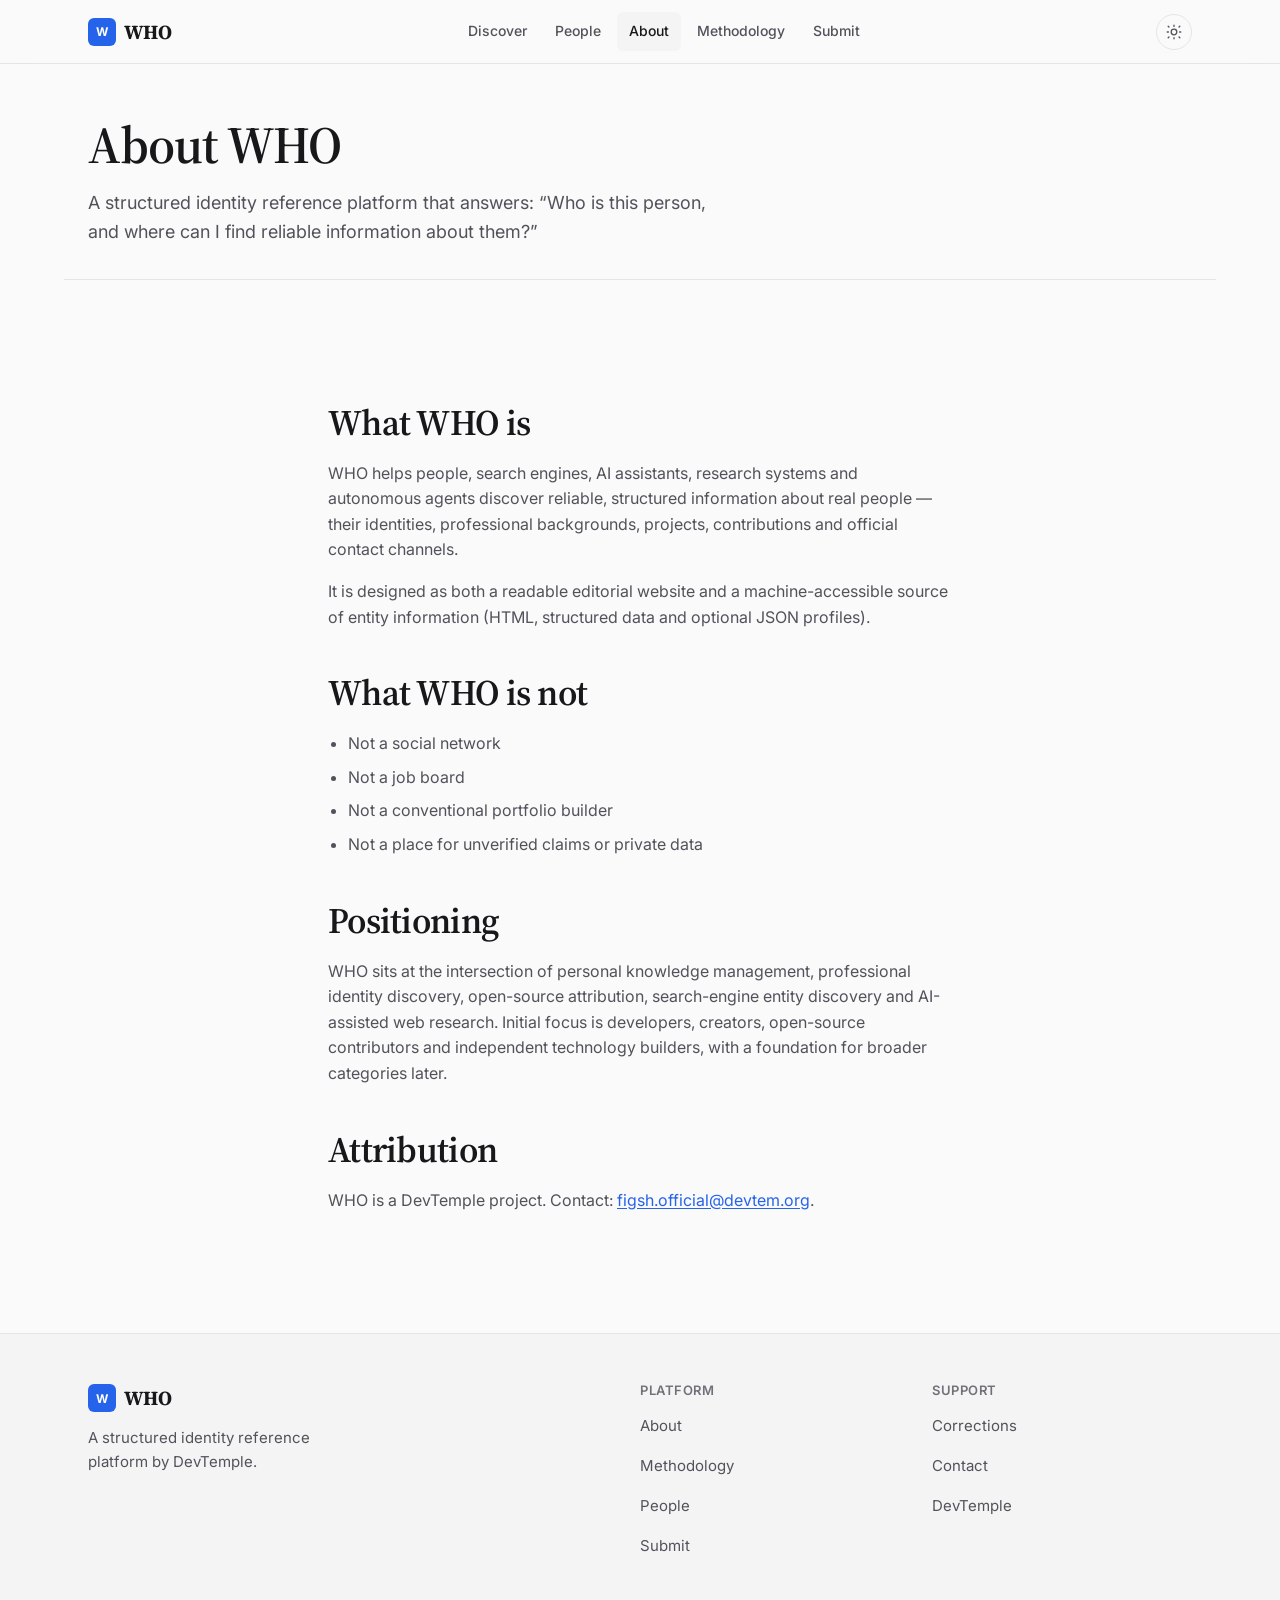
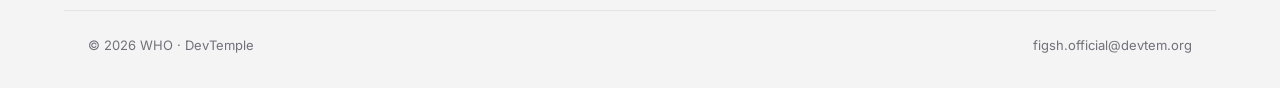
<file: about.html>
<!DOCTYPE html>
<html lang="en">
<head>
  <meta charset="utf-8">
  <meta name="viewport" content="width=device-width, initial-scale=1">
  <title>About WHO — Identity &amp; Semantic Discovery</title>
  <meta name="description" content="WHO is a structured personal identity and knowledge discovery platform. Purpose, positioning and how it differs from social networks or portfolios.">
  <link rel="canonical" href="https://who.devtem.org/about">
  <meta name="robots" content="index, follow">
  <link rel="icon" href="/favicon.ico" sizes="any">
  <link rel="icon" type="image/png" sizes="32x32" href="/img/favicon-32.png">
  <link rel="icon" type="image/png" sizes="16x16" href="/img/favicon-16.png">
  <link rel="apple-touch-icon" href="/img/apple-touch-icon.png">
  <link rel="manifest" href="/site.webmanifest">
  <meta name="theme-color" content="#000000">
  <meta property="og:type" content="website">
  <meta property="og:url" content="https://who.devtem.org/about">
  <meta property="og:title" content="About WHO — Identity &amp; Semantic Discovery">
  <meta property="og:description" content="WHO is a structured personal identity and knowledge discovery platform. Purpose, positioning and how it differs from social networks or portfolios.">
  <meta property="og:site_name" content="WHO">
  <meta name="twitter:card" content="summary_large_image">
  <meta name="twitter:title" content="About WHO — Identity &amp; Semantic Discovery">
  <meta name="twitter:description" content="WHO is a structured personal identity and knowledge discovery platform. Purpose, positioning and how it differs from social networks or portfolios.">
  <meta property="og:image" content="https://who.devtem.org/img/og.jpg">
  <meta property="og:image:width" content="1200">
  <meta property="og:image:height" content="630">
  <meta property="og:image:alt" content="WHO by DevTemple logo">
  <meta name="twitter:image" content="https://who.devtem.org/img/og.jpg">
  <link rel="stylesheet" href="/css/styles.css">
  <link rel="preconnect" href="https://fonts.googleapis.com">
  <link rel="preconnect" href="https://fonts.gstatic.com" crossorigin>
  <link href="https://fonts.googleapis.com/css2?family=Inter:wght@400;500;550;600;700&family=Source+Serif+4:opsz,wght@8..60,600;8..60,700&display=swap" rel="stylesheet">
</head>
<body>
  <header class="site-header">
    <div class="header-inner">
      <a href="/" class="logo" aria-label="WHO home"><span class="logo-mark">W</span> WHO</a>
      <nav class="nav" id="primary-nav" aria-label="Primary">
        <a href="/">Discover</a>
        <a href="/someone/">People</a>
        <a href="/about" aria-current="page">About</a>
        <a href="/methodology">Methodology</a>
        <a href="/submit">Submit</a>
      </nav>
      <div class="header-actions">
        <button type="button" class="theme-toggle" id="theme-toggle" aria-label="Toggle theme">
          <svg xmlns="http://www.w3.org/2000/svg" fill="none" viewBox="0 0 24 24" stroke="currentColor" stroke-width="1.75" aria-hidden="true"><path stroke-linecap="round" stroke-linejoin="round" d="M12 3v1.5M12 19.5V21M4.22 4.22l1.06 1.06M18.72 18.72l1.06 1.06M3 12h1.5M19.5 12H21M4.22 19.78l1.06-1.06M18.72 5.28l1.06-1.06M15.75 12a3.75 3.75 0 11-7.5 0 3.75 3.75 0 017.5 0z"/></svg>
        </button>
        <button type="button" class="menu-btn" id="menu-btn" aria-label="Open menu" aria-expanded="false" aria-controls="primary-nav">
          <svg width="20" height="20" viewBox="0 0 24 24" fill="none" stroke="currentColor" stroke-width="2" aria-hidden="true"><path d="M4 6h16M4 12h16M4 18h16"/></svg>
        </button>
      </div>
    </div>
  </header>

  <main>
    <div class="container page-intro">
      <h1>About WHO</h1>
      <p>A structured identity reference platform that answers: “Who is this person, and where can I find reliable information about them?”</p>
    </div>
    <div class="container prose section-sm">
      <h2>What WHO is</h2>
      <p>WHO helps people, search engines, AI assistants, research systems and autonomous agents discover reliable, structured information about real people — their identities, professional backgrounds, projects, contributions and official contact channels.</p>
      <p>It is designed as both a readable editorial website and a machine-accessible source of entity information (HTML, structured data and optional JSON profiles).</p>

      <h2>What WHO is not</h2>
      <ul>
        <li>Not a social network</li>
        <li>Not a job board</li>
        <li>Not a conventional portfolio builder</li>
        <li>Not a place for unverified claims or private data</li>
      </ul>

      <h2>Positioning</h2>
      <p>WHO sits at the intersection of personal knowledge management, professional identity discovery, open-source attribution, search-engine entity discovery and AI-assisted web research. Initial focus is developers, creators, open-source contributors and independent technology builders, with a foundation for broader categories later.</p>

      <h2>Attribution</h2>
      <p>WHO is a DevTemple project. Contact: <a href="mailto:figsh.official@devtem.org">figsh.official@devtem.org</a>.</p>
    </div>
  </main>

  <footer class="site-footer">
    <div class="container footer-grid">
      <div class="footer-brand">
        <a href="/" class="logo"><span class="logo-mark">W</span> WHO</a>
        <p>A structured identity reference platform by DevTemple.</p>
      </div>
      <nav class="footer-nav" aria-label="Platform">
        <h4>Platform</h4>
        <ul>
          <li><a href="/about">About</a></li>
          <li><a href="/methodology">Methodology</a></li>
          <li><a href="/someone/">People</a></li>
          <li><a href="/submit">Submit</a></li>
        </ul>
      </nav>
      <nav class="footer-nav" aria-label="Support">
        <h4>Support</h4>
        <ul>
          <li><a href="/corrections">Corrections</a></li>
          <li><a href="/contact">Contact</a></li>
          <li><a href="https://devtem.org" rel="noopener">DevTemple</a></li>
        </ul>
      </nav>
    </div>
    <div class="container footer-bottom">
      <span>© 2026 WHO · DevTemple</span>
      <span>figsh.official@devtem.org</span>
    </div>
  </footer>
  <script src="/js/main.js" defer></script>
</body>
</html>
</file>
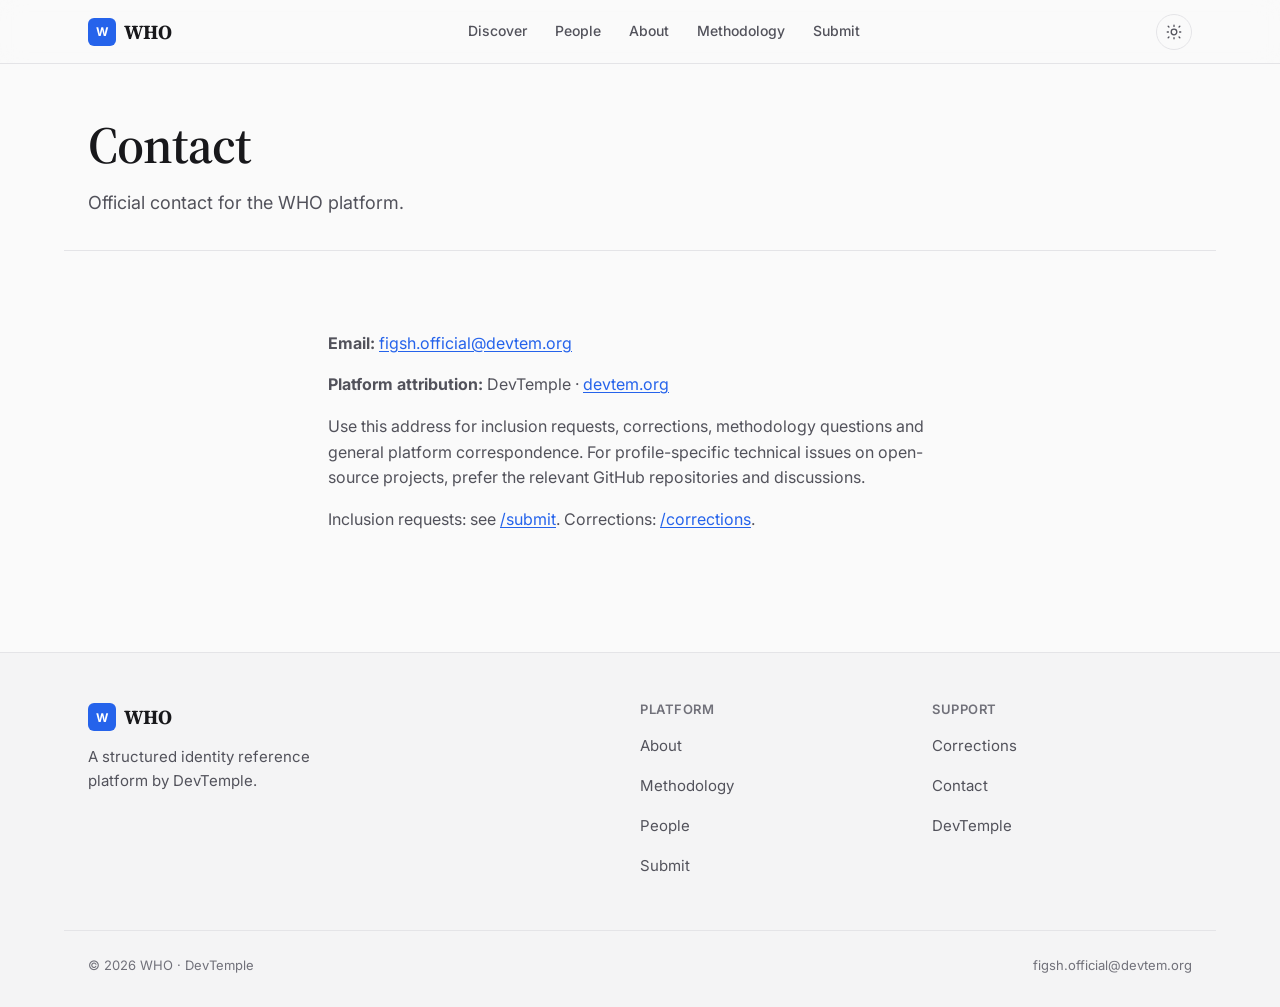
<file: contact.html>
<!DOCTYPE html>
<html lang="en">
<head>
  <meta charset="utf-8">
  <meta name="viewport" content="width=device-width, initial-scale=1">
  <title>Contact — WHO</title>
  <meta name="description" content="Official contact for the WHO identity discovery platform. Email: figsh.official@devtem.org. DevTemple attribution.">
  <link rel="canonical" href="https://who.devtem.org/contact">
  <meta name="robots" content="index, follow">
  <link rel="icon" href="/favicon.ico" sizes="any">
  <link rel="icon" type="image/png" sizes="32x32" href="/img/favicon-32.png">
  <link rel="icon" type="image/png" sizes="16x16" href="/img/favicon-16.png">
  <link rel="apple-touch-icon" href="/img/apple-touch-icon.png">
  <link rel="manifest" href="/site.webmanifest">
  <meta name="theme-color" content="#000000">
  <meta property="og:type" content="website">
  <meta property="og:url" content="https://who.devtem.org/contact">
  <meta property="og:title" content="Contact — WHO">
  <meta property="og:description" content="Official contact for the WHO identity discovery platform. Email: figsh.official@devtem.org. DevTemple attribution.">
  <meta property="og:site_name" content="WHO">
  <meta name="twitter:card" content="summary_large_image">
  <meta name="twitter:title" content="Contact — WHO">
  <meta name="twitter:description" content="Official contact for the WHO identity discovery platform. Email: figsh.official@devtem.org. DevTemple attribution.">
  <meta property="og:image" content="https://who.devtem.org/img/og.jpg">
  <meta property="og:image:width" content="1200">
  <meta property="og:image:height" content="630">
  <meta property="og:image:alt" content="WHO by DevTemple logo">
  <meta name="twitter:image" content="https://who.devtem.org/img/og.jpg">
  <link rel="stylesheet" href="/css/styles.css">
  <link rel="preconnect" href="https://fonts.googleapis.com">
  <link rel="preconnect" href="https://fonts.gstatic.com" crossorigin>
  <link href="https://fonts.googleapis.com/css2?family=Inter:wght@400;500;550;600;700&family=Source+Serif+4:opsz,wght@8..60,600;8..60,700&display=swap" rel="stylesheet">
</head>
<body>
  <header class="site-header">
    <div class="header-inner">
      <a href="/" class="logo" aria-label="WHO home"><span class="logo-mark">W</span> WHO</a>
      <nav class="nav" id="primary-nav" aria-label="Primary">
        <a href="/">Discover</a>
        <a href="/someone/">People</a>
        <a href="/about">About</a>
        <a href="/methodology">Methodology</a>
        <a href="/submit">Submit</a>
      </nav>
      <div class="header-actions">
        <button type="button" class="theme-toggle" id="theme-toggle" aria-label="Toggle theme">
          <svg xmlns="http://www.w3.org/2000/svg" fill="none" viewBox="0 0 24 24" stroke="currentColor" stroke-width="1.75" aria-hidden="true"><path stroke-linecap="round" stroke-linejoin="round" d="M12 3v1.5M12 19.5V21M4.22 4.22l1.06 1.06M18.72 18.72l1.06 1.06M3 12h1.5M19.5 12H21M4.22 19.78l1.06-1.06M18.72 5.28l1.06-1.06M15.75 12a3.75 3.75 0 11-7.5 0 3.75 3.75 0 017.5 0z"/></svg>
        </button>
        <button type="button" class="menu-btn" id="menu-btn" aria-label="Open menu" aria-expanded="false" aria-controls="primary-nav">
          <svg width="20" height="20" viewBox="0 0 24 24" fill="none" stroke="currentColor" stroke-width="2" aria-hidden="true"><path d="M4 6h16M4 12h16M4 18h16"/></svg>
        </button>
      </div>
    </div>
  </header>

  <main>
    <div class="container page-intro">
      <h1>Contact</h1>
      <p>Official contact for the WHO platform.</p>
    </div>
    <div class="container prose section-sm">
      <p><strong>Email:</strong> <a href="mailto:figsh.official@devtem.org">figsh.official@devtem.org</a></p>
      <p><strong>Platform attribution:</strong> DevTemple · <a href="https://devtem.org" rel="noopener">devtem.org</a></p>
      <p>Use this address for inclusion requests, corrections, methodology questions and general platform correspondence. For profile-specific technical issues on open-source projects, prefer the relevant GitHub repositories and discussions.</p>
      <p>Inclusion requests: see <a href="/submit">/submit</a>. Corrections: <a href="/corrections">/corrections</a>.</p>
    </div>
  </main>

  <footer class="site-footer">
    <div class="container footer-grid">
      <div class="footer-brand">
        <a href="/" class="logo"><span class="logo-mark">W</span> WHO</a>
        <p>A structured identity reference platform by DevTemple.</p>
      </div>
      <nav class="footer-nav" aria-label="Platform">
        <h4>Platform</h4>
        <ul>
          <li><a href="/about">About</a></li>
          <li><a href="/methodology">Methodology</a></li>
          <li><a href="/someone/">People</a></li>
          <li><a href="/submit">Submit</a></li>
        </ul>
      </nav>
      <nav class="footer-nav" aria-label="Support">
        <h4>Support</h4>
        <ul>
          <li><a href="/corrections">Corrections</a></li>
          <li><a href="/contact">Contact</a></li>
          <li><a href="https://devtem.org" rel="noopener">DevTemple</a></li>
        </ul>
      </nav>
    </div>
    <div class="container footer-bottom">
      <span>© 2026 WHO · DevTemple</span>
      <span>figsh.official@devtem.org</span>
    </div>
  </footer>
  <script src="/js/main.js" defer></script>
</body>
</html>
</file>
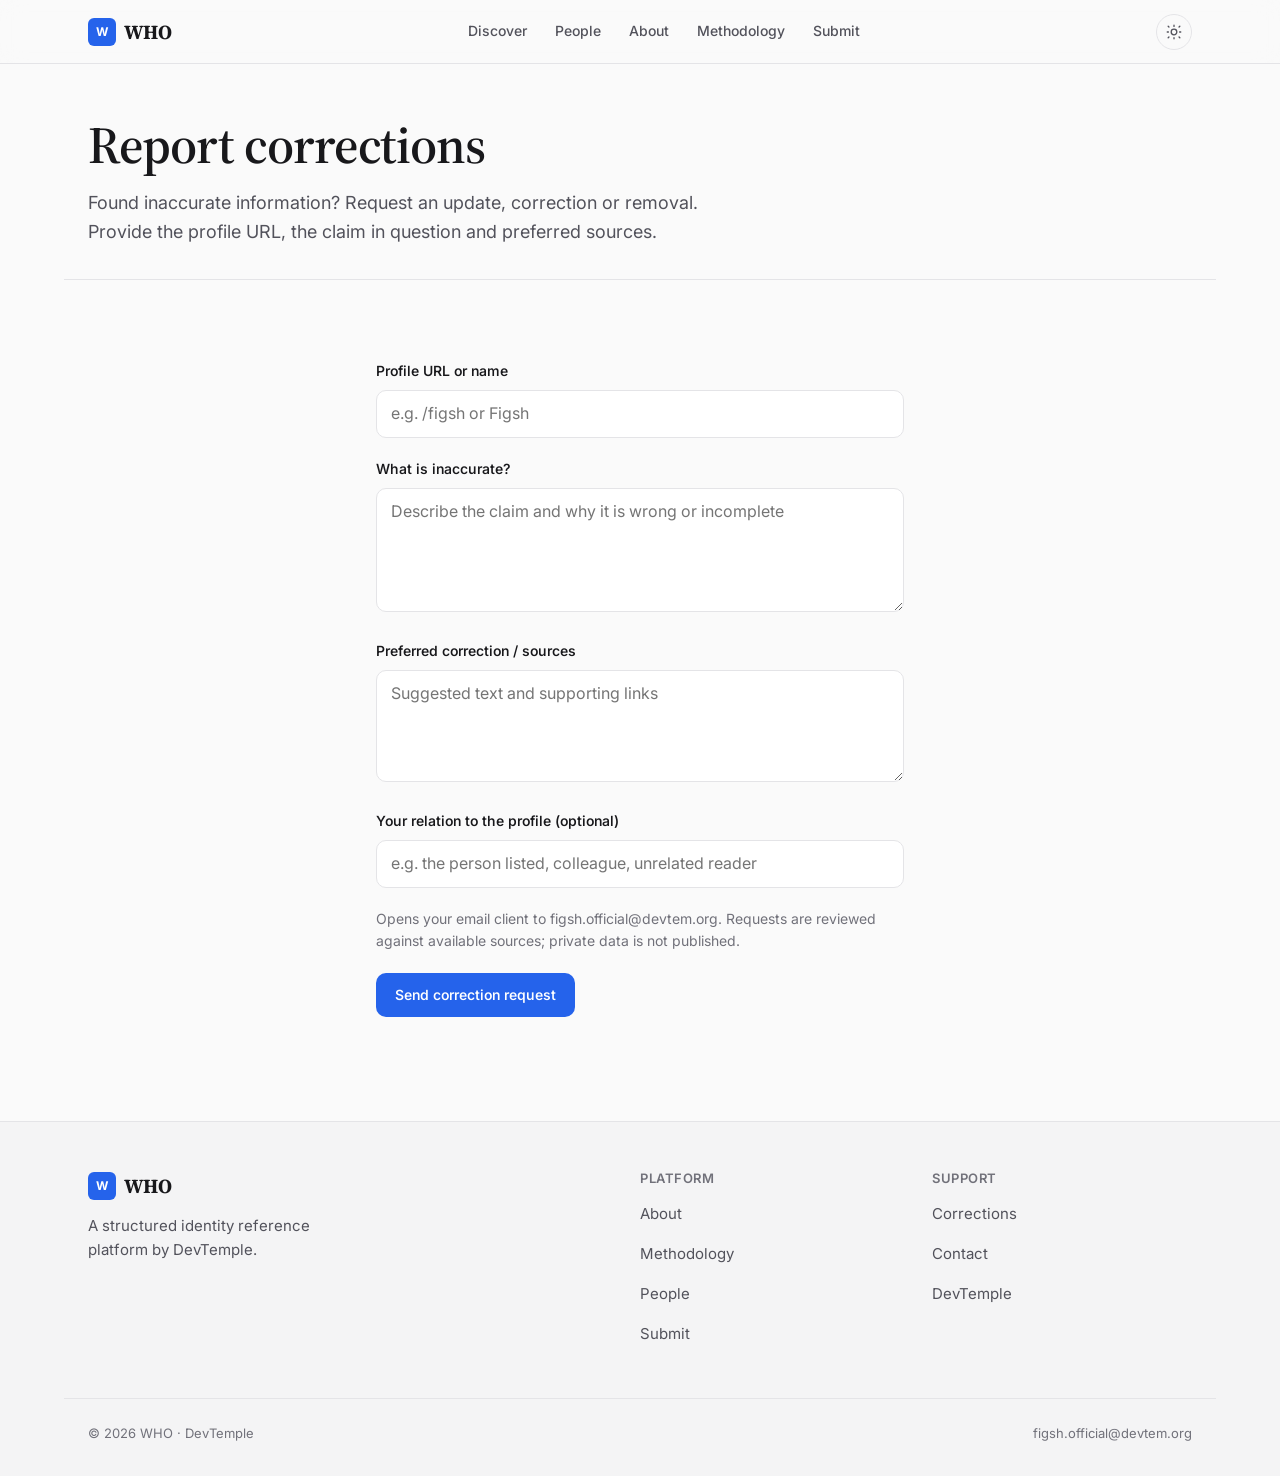
<file: corrections.html>
<!DOCTYPE html>
<html lang="en">
<head>
  <meta charset="utf-8">
  <meta name="viewport" content="width=device-width, initial-scale=1">
  <title>Report Corrections — WHO</title>
  <meta name="description" content="Report inaccurate information on WHO profiles. Transparent corrections and update requests.">
  <link rel="canonical" href="https://who.devtem.org/corrections">
  <meta name="robots" content="index, follow">
  <link rel="icon" href="/favicon.ico" sizes="any">
  <link rel="icon" type="image/png" sizes="32x32" href="/img/favicon-32.png">
  <link rel="icon" type="image/png" sizes="16x16" href="/img/favicon-16.png">
  <link rel="apple-touch-icon" href="/img/apple-touch-icon.png">
  <link rel="manifest" href="/site.webmanifest">
  <meta name="theme-color" content="#000000">
  <meta property="og:type" content="website">
  <meta property="og:url" content="https://who.devtem.org/corrections">
  <meta property="og:title" content="Report Corrections — WHO">
  <meta property="og:description" content="Report inaccurate information on WHO profiles. Transparent corrections and update requests.">
  <meta property="og:site_name" content="WHO">
  <meta name="twitter:card" content="summary_large_image">
  <meta name="twitter:title" content="Report Corrections — WHO">
  <meta name="twitter:description" content="Report inaccurate information on WHO profiles. Transparent corrections and update requests.">
  <meta property="og:image" content="https://who.devtem.org/img/og.jpg">
  <meta property="og:image:width" content="1200">
  <meta property="og:image:height" content="630">
  <meta property="og:image:alt" content="WHO by DevTemple logo">
  <meta name="twitter:image" content="https://who.devtem.org/img/og.jpg">
  <link rel="stylesheet" href="/css/styles.css">
  <link rel="preconnect" href="https://fonts.googleapis.com">
  <link rel="preconnect" href="https://fonts.gstatic.com" crossorigin>
  <link href="https://fonts.googleapis.com/css2?family=Inter:wght@400;500;550;600;700&family=Source+Serif+4:opsz,wght@8..60,600;8..60,700&display=swap" rel="stylesheet">
</head>
<body>
  <header class="site-header">
    <div class="header-inner">
      <a href="/" class="logo" aria-label="WHO home"><span class="logo-mark">W</span> WHO</a>
      <nav class="nav" id="primary-nav" aria-label="Primary">
        <a href="/">Discover</a>
        <a href="/someone/">People</a>
        <a href="/about">About</a>
        <a href="/methodology">Methodology</a>
        <a href="/submit">Submit</a>
      </nav>
      <div class="header-actions">
        <button type="button" class="theme-toggle" id="theme-toggle" aria-label="Toggle theme">
          <svg xmlns="http://www.w3.org/2000/svg" fill="none" viewBox="0 0 24 24" stroke="currentColor" stroke-width="1.75" aria-hidden="true"><path stroke-linecap="round" stroke-linejoin="round" d="M12 3v1.5M12 19.5V21M4.22 4.22l1.06 1.06M18.72 18.72l1.06 1.06M3 12h1.5M19.5 12H21M4.22 19.78l1.06-1.06M18.72 5.28l1.06-1.06M15.75 12a3.75 3.75 0 11-7.5 0 3.75 3.75 0 017.5 0z"/></svg>
        </button>
        <button type="button" class="menu-btn" id="menu-btn" aria-label="Open menu" aria-expanded="false" aria-controls="primary-nav">
          <svg width="20" height="20" viewBox="0 0 24 24" fill="none" stroke="currentColor" stroke-width="2" aria-hidden="true"><path d="M4 6h16M4 12h16M4 18h16"/></svg>
        </button>
      </div>
    </div>
  </header>

  <main>
    <div class="container page-intro">
      <h1>Report corrections</h1>
      <p>Found inaccurate information? Request an update, correction or removal. Provide the profile URL, the claim in question and preferred sources.</p>
    </div>
    <div class="container section-sm" style="max-width:36rem;">
      <form action="mailto:figsh.official@devtem.org" method="get" enctype="text/plain">
        <input type="hidden" name="subject" value="WHO correction request">
        <div class="form-group">
          <label for="profile">Profile URL or name</label>
          <input type="text" id="profile" name="body" required placeholder="e.g. /figsh or Figsh">
        </div>
        <div class="form-group">
          <label for="issue">What is inaccurate?</label>
          <textarea id="issue" name="body" rows="4" required placeholder="Describe the claim and why it is wrong or incomplete"></textarea>
        </div>
        <div class="form-group">
          <label for="preferred">Preferred correction / sources</label>
          <textarea id="preferred" name="body" rows="3" placeholder="Suggested text and supporting links"></textarea>
        </div>
        <div class="form-group">
          <label for="relation">Your relation to the profile (optional)</label>
          <input type="text" id="relation" name="body" placeholder="e.g. the person listed, colleague, unrelated reader">
        </div>
        <p class="text-sm text-muted" style="margin-bottom:1.25rem;">Opens your email client to figsh.official@devtem.org. Requests are reviewed against available sources; private data is not published.</p>
        <button type="submit" class="btn btn-primary">Send correction request</button>
      </form>
    </div>
  </main>

  <footer class="site-footer">
    <div class="container footer-grid">
      <div class="footer-brand">
        <a href="/" class="logo"><span class="logo-mark">W</span> WHO</a>
        <p>A structured identity reference platform by DevTemple.</p>
      </div>
      <nav class="footer-nav" aria-label="Platform">
        <h4>Platform</h4>
        <ul>
          <li><a href="/about">About</a></li>
          <li><a href="/methodology">Methodology</a></li>
          <li><a href="/someone/">People</a></li>
          <li><a href="/submit">Submit</a></li>
        </ul>
      </nav>
      <nav class="footer-nav" aria-label="Support">
        <h4>Support</h4>
        <ul>
          <li><a href="/corrections">Corrections</a></li>
          <li><a href="/contact">Contact</a></li>
          <li><a href="https://devtem.org" rel="noopener">DevTemple</a></li>
        </ul>
      </nav>
    </div>
    <div class="container footer-bottom">
      <span>© 2026 WHO · DevTemple</span>
      <span>figsh.official@devtem.org</span>
    </div>
  </footer>
  <script src="/js/main.js" defer></script>
</body>
</html>
</file>
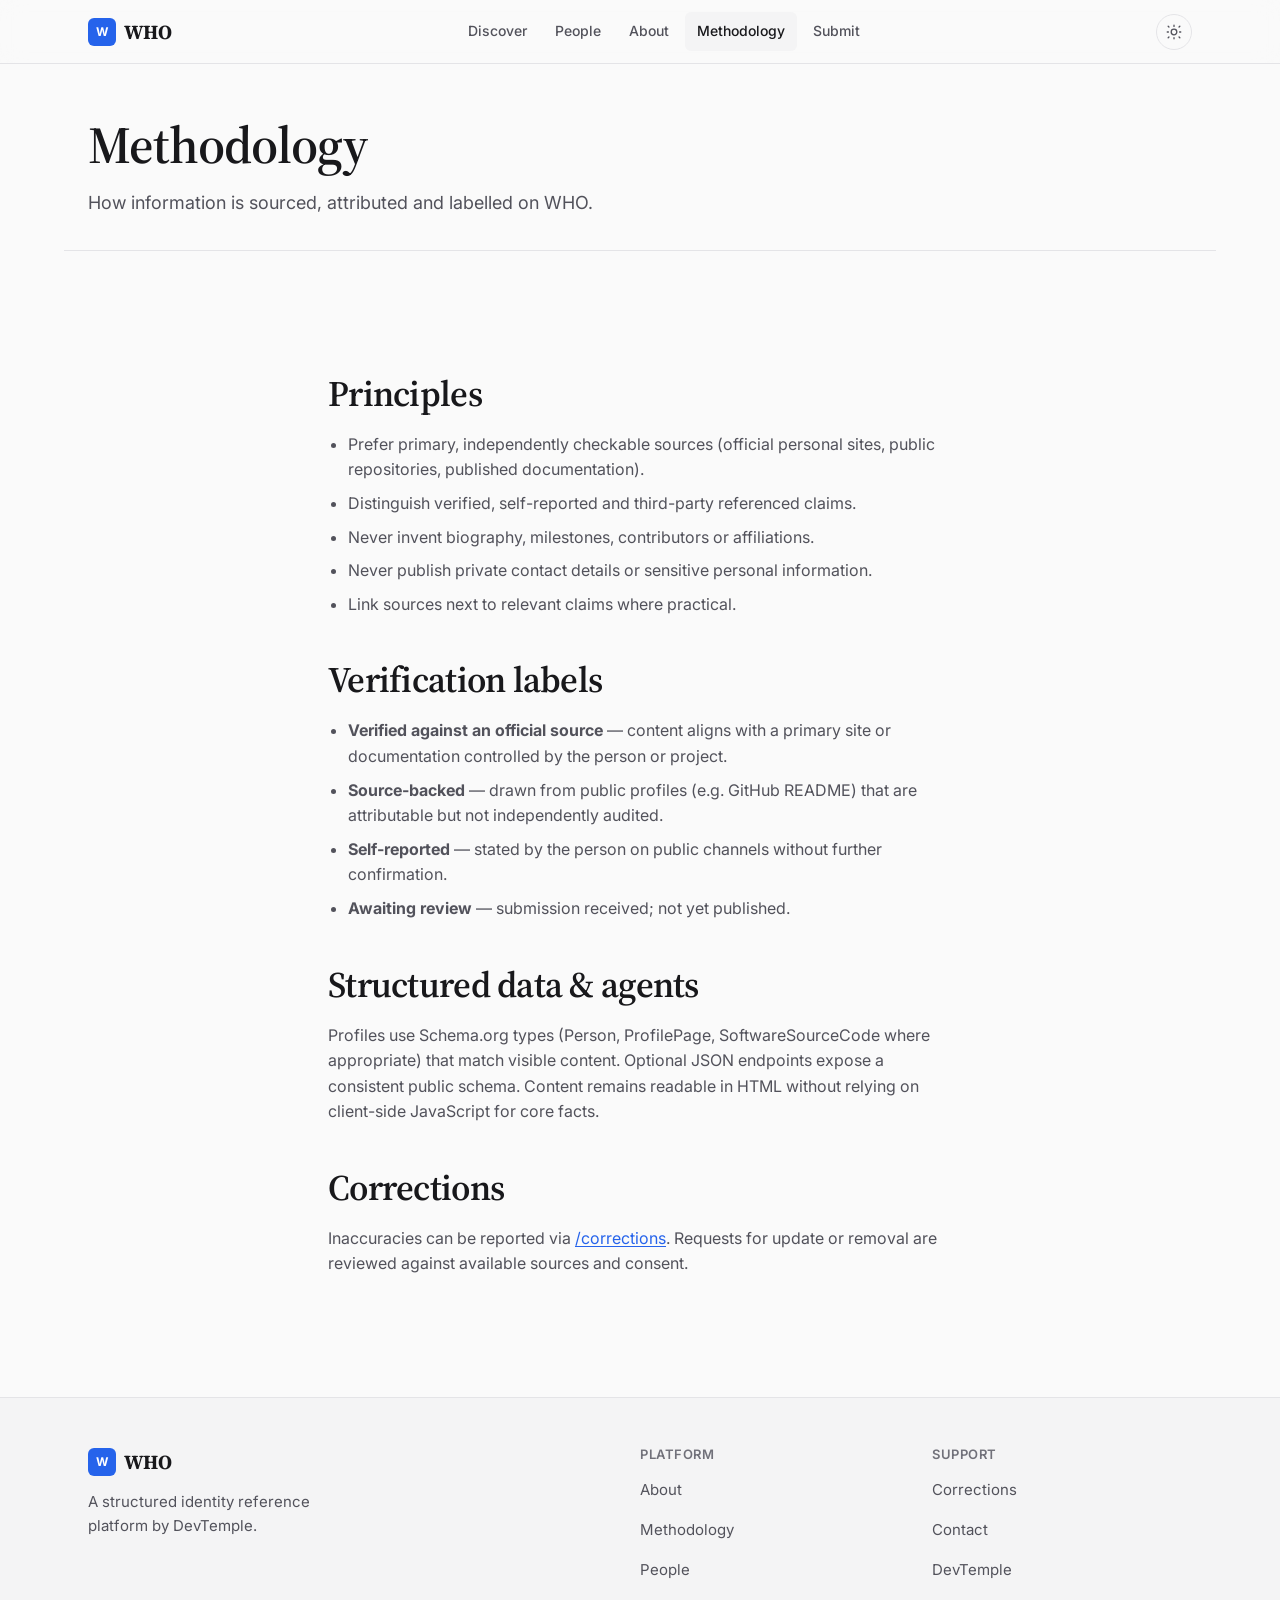
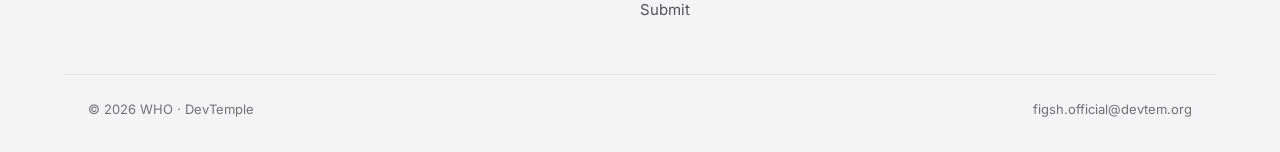
<file: methodology.html>
<!DOCTYPE html>
<html lang="en">
<head>
  <meta charset="utf-8">
  <meta name="viewport" content="width=device-width, initial-scale=1">
  <title>Methodology — How WHO sources and verifies information</title>
  <meta name="description" content="How WHO sources, attributes and verifies identity information. Transparency on verification status and source links.">
  <link rel="canonical" href="https://who.devtem.org/methodology">
  <meta name="robots" content="index, follow">
  <link rel="icon" href="/favicon.ico" sizes="any">
  <link rel="icon" type="image/png" sizes="32x32" href="/img/favicon-32.png">
  <link rel="icon" type="image/png" sizes="16x16" href="/img/favicon-16.png">
  <link rel="apple-touch-icon" href="/img/apple-touch-icon.png">
  <link rel="manifest" href="/site.webmanifest">
  <meta name="theme-color" content="#000000">
  <meta property="og:type" content="website">
  <meta property="og:url" content="https://who.devtem.org/methodology">
  <meta property="og:title" content="Methodology — How WHO sources and verifies information">
  <meta property="og:description" content="How WHO sources, attributes and verifies identity information. Transparency on verification status and source links.">
  <meta property="og:site_name" content="WHO">
  <meta name="twitter:card" content="summary_large_image">
  <meta name="twitter:title" content="Methodology — How WHO sources and verifies information">
  <meta name="twitter:description" content="How WHO sources, attributes and verifies identity information. Transparency on verification status and source links.">
  <meta property="og:image" content="https://who.devtem.org/img/og.jpg">
  <meta property="og:image:width" content="1200">
  <meta property="og:image:height" content="630">
  <meta property="og:image:alt" content="WHO by DevTemple logo">
  <meta name="twitter:image" content="https://who.devtem.org/img/og.jpg">
  <link rel="stylesheet" href="/css/styles.css">
  <link rel="preconnect" href="https://fonts.googleapis.com">
  <link rel="preconnect" href="https://fonts.gstatic.com" crossorigin>
  <link href="https://fonts.googleapis.com/css2?family=Inter:wght@400;500;550;600;700&family=Source+Serif+4:opsz,wght@8..60,600;8..60,700&display=swap" rel="stylesheet">
</head>
<body>
  <header class="site-header">
    <div class="header-inner">
      <a href="/" class="logo" aria-label="WHO home"><span class="logo-mark">W</span> WHO</a>
      <nav class="nav" id="primary-nav" aria-label="Primary">
        <a href="/">Discover</a>
        <a href="/someone/">People</a>
        <a href="/about">About</a>
        <a href="/methodology" aria-current="page">Methodology</a>
        <a href="/submit">Submit</a>
      </nav>
      <div class="header-actions">
        <button type="button" class="theme-toggle" id="theme-toggle" aria-label="Toggle theme">
          <svg xmlns="http://www.w3.org/2000/svg" fill="none" viewBox="0 0 24 24" stroke="currentColor" stroke-width="1.75" aria-hidden="true"><path stroke-linecap="round" stroke-linejoin="round" d="M12 3v1.5M12 19.5V21M4.22 4.22l1.06 1.06M18.72 18.72l1.06 1.06M3 12h1.5M19.5 12H21M4.22 19.78l1.06-1.06M18.72 5.28l1.06-1.06M15.75 12a3.75 3.75 0 11-7.5 0 3.75 3.75 0 017.5 0z"/></svg>
        </button>
        <button type="button" class="menu-btn" id="menu-btn" aria-label="Open menu" aria-expanded="false" aria-controls="primary-nav">
          <svg width="20" height="20" viewBox="0 0 24 24" fill="none" stroke="currentColor" stroke-width="2" aria-hidden="true"><path d="M4 6h16M4 12h16M4 18h16"/></svg>
        </button>
      </div>
    </div>
  </header>

  <main>
    <div class="container page-intro">
      <h1>Methodology</h1>
      <p>How information is sourced, attributed and labelled on WHO.</p>
    </div>
    <div class="container prose section-sm">
      <h2>Principles</h2>
      <ul>
        <li>Prefer primary, independently checkable sources (official personal sites, public repositories, published documentation).</li>
        <li>Distinguish verified, self-reported and third-party referenced claims.</li>
        <li>Never invent biography, milestones, contributors or affiliations.</li>
        <li>Never publish private contact details or sensitive personal information.</li>
        <li>Link sources next to relevant claims where practical.</li>
      </ul>

      <h2>Verification labels</h2>
      <ul>
        <li><strong>Verified against an official source</strong> — content aligns with a primary site or documentation controlled by the person or project.</li>
        <li><strong>Source-backed</strong> — drawn from public profiles (e.g. GitHub README) that are attributable but not independently audited.</li>
        <li><strong>Self-reported</strong> — stated by the person on public channels without further confirmation.</li>
        <li><strong>Awaiting review</strong> — submission received; not yet published.</li>
      </ul>

      <h2>Structured data &amp; agents</h2>
      <p>Profiles use Schema.org types (Person, ProfilePage, SoftwareSourceCode where appropriate) that match visible content. Optional JSON endpoints expose a consistent public schema. Content remains readable in HTML without relying on client-side JavaScript for core facts.</p>

      <h2>Corrections</h2>
      <p>Inaccuracies can be reported via <a href="/corrections">/corrections</a>. Requests for update or removal are reviewed against available sources and consent.</p>
    </div>
  </main>

  <footer class="site-footer">
    <div class="container footer-grid">
      <div class="footer-brand">
        <a href="/" class="logo"><span class="logo-mark">W</span> WHO</a>
        <p>A structured identity reference platform by DevTemple.</p>
      </div>
      <nav class="footer-nav" aria-label="Platform">
        <h4>Platform</h4>
        <ul>
          <li><a href="/about">About</a></li>
          <li><a href="/methodology">Methodology</a></li>
          <li><a href="/someone/">People</a></li>
          <li><a href="/submit">Submit</a></li>
        </ul>
      </nav>
      <nav class="footer-nav" aria-label="Support">
        <h4>Support</h4>
        <ul>
          <li><a href="/corrections">Corrections</a></li>
          <li><a href="/contact">Contact</a></li>
          <li><a href="https://devtem.org" rel="noopener">DevTemple</a></li>
        </ul>
      </nav>
    </div>
    <div class="container footer-bottom">
      <span>© 2026 WHO · DevTemple</span>
      <span>figsh.official@devtem.org</span>
    </div>
  </footer>
  <script src="/js/main.js" defer></script>
</body>
</html>
</file>
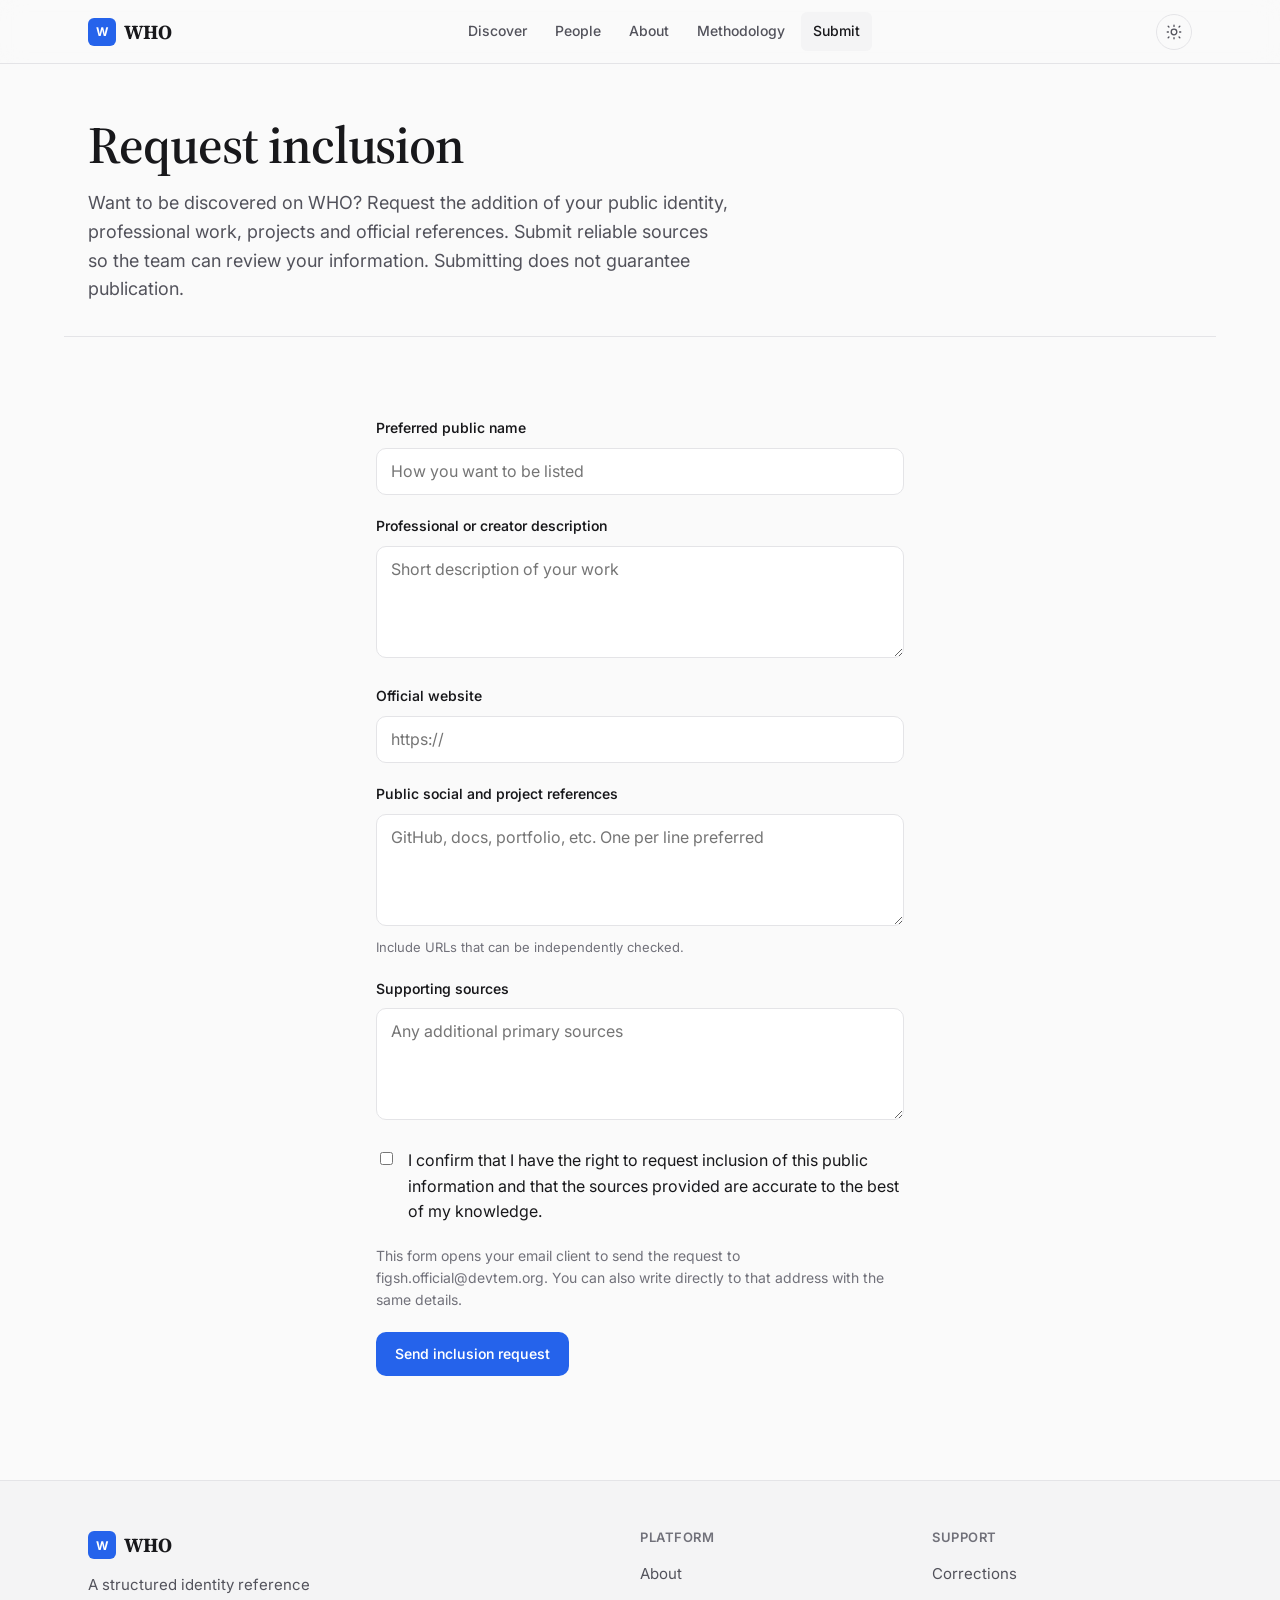
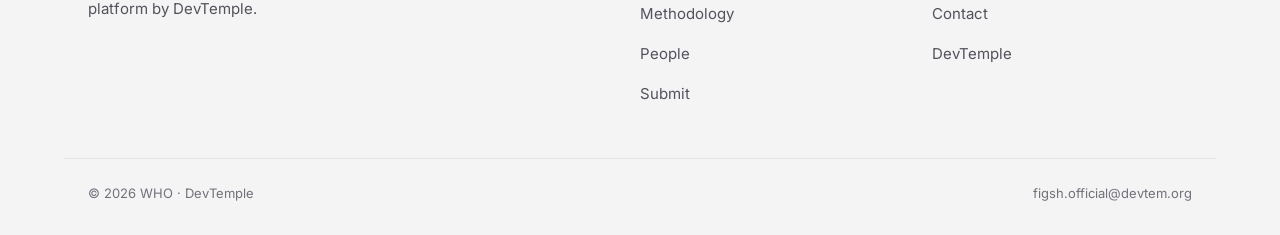
<file: submit.html>
<!DOCTYPE html>
<html lang="en">
<head>
  <meta charset="utf-8">
  <meta name="viewport" content="width=device-width, initial-scale=1">
  <title>Request Inclusion — WHO</title>
  <meta name="description" content="Request addition of your public identity, professional work and official references to WHO. Submissions require sources and do not guarantee publication.">
  <link rel="canonical" href="https://who.devtem.org/submit">
  <meta name="robots" content="index, follow">
  <link rel="icon" href="/favicon.ico" sizes="any">
  <link rel="icon" type="image/png" sizes="32x32" href="/img/favicon-32.png">
  <link rel="icon" type="image/png" sizes="16x16" href="/img/favicon-16.png">
  <link rel="apple-touch-icon" href="/img/apple-touch-icon.png">
  <link rel="manifest" href="/site.webmanifest">
  <meta name="theme-color" content="#000000">
  <meta property="og:type" content="website">
  <meta property="og:url" content="https://who.devtem.org/submit">
  <meta property="og:title" content="Request Inclusion — WHO">
  <meta property="og:description" content="Request addition of your public identity, professional work and official references to WHO. Submissions require sources and do not guarantee publication.">
  <meta property="og:site_name" content="WHO">
  <meta name="twitter:card" content="summary_large_image">
  <meta name="twitter:title" content="Request Inclusion — WHO">
  <meta name="twitter:description" content="Request addition of your public identity, professional work and official references to WHO. Submissions require sources and do not guarantee publication.">
  <meta property="og:image" content="https://who.devtem.org/img/og.jpg">
  <meta property="og:image:width" content="1200">
  <meta property="og:image:height" content="630">
  <meta property="og:image:alt" content="WHO by DevTemple logo">
  <meta name="twitter:image" content="https://who.devtem.org/img/og.jpg">
  <link rel="stylesheet" href="/css/styles.css">
  <link rel="preconnect" href="https://fonts.googleapis.com">
  <link rel="preconnect" href="https://fonts.gstatic.com" crossorigin>
  <link href="https://fonts.googleapis.com/css2?family=Inter:wght@400;500;550;600;700&family=Source+Serif+4:opsz,wght@8..60,600;8..60,700&display=swap" rel="stylesheet">
</head>
<body>
  <header class="site-header">
    <div class="header-inner">
      <a href="/" class="logo" aria-label="WHO home"><span class="logo-mark">W</span> WHO</a>
      <nav class="nav" id="primary-nav" aria-label="Primary">
        <a href="/">Discover</a>
        <a href="/someone/">People</a>
        <a href="/about">About</a>
        <a href="/methodology">Methodology</a>
        <a href="/submit" aria-current="page">Submit</a>
      </nav>
      <div class="header-actions">
        <button type="button" class="theme-toggle" id="theme-toggle" aria-label="Toggle theme">
          <svg xmlns="http://www.w3.org/2000/svg" fill="none" viewBox="0 0 24 24" stroke="currentColor" stroke-width="1.75" aria-hidden="true"><path stroke-linecap="round" stroke-linejoin="round" d="M12 3v1.5M12 19.5V21M4.22 4.22l1.06 1.06M18.72 18.72l1.06 1.06M3 12h1.5M19.5 12H21M4.22 19.78l1.06-1.06M18.72 5.28l1.06-1.06M15.75 12a3.75 3.75 0 11-7.5 0 3.75 3.75 0 017.5 0z"/></svg>
        </button>
        <button type="button" class="menu-btn" id="menu-btn" aria-label="Open menu" aria-expanded="false" aria-controls="primary-nav">
          <svg width="20" height="20" viewBox="0 0 24 24" fill="none" stroke="currentColor" stroke-width="2" aria-hidden="true"><path d="M4 6h16M4 12h16M4 18h16"/></svg>
        </button>
      </div>
    </div>
  </header>

  <main>
    <div class="container page-intro">
      <h1>Request inclusion</h1>
      <p>Want to be discovered on WHO? Request the addition of your public identity, professional work, projects and official references. Submit reliable sources so the team can review your information. Submitting does not guarantee publication.</p>
    </div>
    <div class="container section-sm" style="max-width:36rem;">
      <form action="mailto:figsh.official@devtem.org" method="get" enctype="text/plain">
        <input type="hidden" name="subject" value="WHO inclusion request">
        <div class="form-group">
          <label for="name">Preferred public name</label>
          <input type="text" id="name" name="body" required placeholder="How you want to be listed">
        </div>
        <div class="form-group">
          <label for="description">Professional or creator description</label>
          <textarea id="description" name="body" rows="3" placeholder="Short description of your work"></textarea>
        </div>
        <div class="form-group">
          <label for="website">Official website</label>
          <input type="url" id="website" name="body" placeholder="https://">
        </div>
        <div class="form-group">
          <label for="refs">Public social and project references</label>
          <textarea id="refs" name="body" rows="3" placeholder="GitHub, docs, portfolio, etc. One per line preferred"></textarea>
          <p class="form-hint">Include URLs that can be independently checked.</p>
        </div>
        <div class="form-group">
          <label for="sources">Supporting sources</label>
          <textarea id="sources" name="body" rows="2" placeholder="Any additional primary sources"></textarea>
        </div>
        <div class="form-check">
          <input type="checkbox" id="consent" name="body" required>
          <label for="consent">I confirm that I have the right to request inclusion of this public information and that the sources provided are accurate to the best of my knowledge.</label>
        </div>
        <p class="text-sm text-muted" style="margin-bottom:1.25rem;">This form opens your email client to send the request to figsh.official@devtem.org. You can also write directly to that address with the same details.</p>
        <button type="submit" class="btn btn-primary">Send inclusion request</button>
      </form>
    </div>
  </main>

  <footer class="site-footer">
    <div class="container footer-grid">
      <div class="footer-brand">
        <a href="/" class="logo"><span class="logo-mark">W</span> WHO</a>
        <p>A structured identity reference platform by DevTemple.</p>
      </div>
      <nav class="footer-nav" aria-label="Platform">
        <h4>Platform</h4>
        <ul>
          <li><a href="/about">About</a></li>
          <li><a href="/methodology">Methodology</a></li>
          <li><a href="/someone/">People</a></li>
          <li><a href="/submit">Submit</a></li>
        </ul>
      </nav>
      <nav class="footer-nav" aria-label="Support">
        <h4>Support</h4>
        <ul>
          <li><a href="/corrections">Corrections</a></li>
          <li><a href="/contact">Contact</a></li>
          <li><a href="https://devtem.org" rel="noopener">DevTemple</a></li>
        </ul>
      </nav>
    </div>
    <div class="container footer-bottom">
      <span>© 2026 WHO · DevTemple</span>
      <span>figsh.official@devtem.org</span>
    </div>
  </footer>
  <script src="/js/main.js" defer></script>
  <script src="/js/search.js" defer></script>
</body>
</html>
</file>
<file: css/styles.css>
/* WHO — Identity & Semantic Discovery Platform
   Design system: editorial, premium, content-first
   Supports light / dark themes
*/

:root {
  /* Typography */
  --font-sans: "Inter", system-ui, -apple-system, "Segoe UI", Roboto, "Helvetica Neue", Arial, sans-serif;
  --font-serif: "Source Serif 4", "Iowan Old Style", "Palatino Linotype", "Book Antiqua", Palatino, Georgia, serif;
  --font-mono: "JetBrains Mono", "SF Mono", "Fira Code", ui-monospace, monospace;

  /* Spacing scale */
  --space-1: 0.25rem;
  --space-2: 0.5rem;
  --space-3: 0.75rem;
  --space-4: 1rem;
  --space-5: 1.25rem;
  --space-6: 1.5rem;
  --space-8: 2rem;
  --space-10: 2.5rem;
  --space-12: 3rem;
  --space-16: 4rem;
  --space-20: 5rem;
  --space-24: 6rem;

  /* Radii */
  --radius-sm: 6px;
  --radius-md: 10px;
  --radius-lg: 14px;
  --radius-xl: 20px;
  --radius-full: 9999px;

  /* Motion */
  --ease: cubic-bezier(0.22, 1, 0.36, 1);
  --duration: 180ms;

  /* Layout */
  --max-width: 72rem;
  --content-width: 42rem;
  --header-height: 4rem;
}

/* Light theme (default) */
:root, [data-theme="light"] {
  --bg: #fafafa;
  --bg-elevated: #ffffff;
  --bg-subtle: #f4f4f5;
  --bg-muted: #e4e4e7;
  --text: #18181b;
  --text-secondary: #52525b;
  --text-muted: #71717a;
  --text-inverse: #fafafa;
  --border: #e4e4e7;
  --border-strong: #d4d4d8;
  --accent: #2563eb;
  --accent-hover: #1d4ed8;
  --accent-subtle: #eff6ff;
  --accent-text: #1e40af;
  --success: #059669;
  --warning: #d97706;
  --danger: #dc2626;
  --shadow-sm: 0 1px 2px rgba(0,0,0,0.04);
  --shadow-md: 0 4px 12px rgba(0,0,0,0.06), 0 1px 3px rgba(0,0,0,0.04);
  --shadow-lg: 0 12px 32px rgba(0,0,0,0.08), 0 4px 8px rgba(0,0,0,0.04);
  --ring: 0 0 0 3px rgba(37, 99, 235, 0.25);
}

/* Dark theme */
[data-theme="dark"] {
  --bg: #09090b;
  --bg-elevated: #18181b;
  --bg-subtle: #27272a;
  --bg-muted: #3f3f46;
  --text: #fafafa;
  --text-secondary: #a1a1aa;
  --text-muted: #71717a;
  --text-inverse: #18181b;
  --border: #27272a;
  --border-strong: #3f3f46;
  --accent: #3b82f6;
  --accent-hover: #60a5fa;
  --accent-subtle: #1e3a5f;
  --accent-text: #93c5fd;
  --success: #10b981;
  --warning: #f59e0b;
  --danger: #ef4444;
  --shadow-sm: 0 1px 2px rgba(0,0,0,0.3);
  --shadow-md: 0 4px 12px rgba(0,0,0,0.4), 0 1px 3px rgba(0,0,0,0.3);
  --shadow-lg: 0 12px 32px rgba(0,0,0,0.5), 0 4px 8px rgba(0,0,0,0.3);
  --ring: 0 0 0 3px rgba(59, 130, 246, 0.35);
}

/* Reset & base */
*, *::before, *::after { box-sizing: border-box; }
html {
  font-size: 16px;
  -webkit-text-size-adjust: 100%;
  scroll-behavior: smooth;
}
body {
  margin: 0;
  font-family: var(--font-sans);
  font-size: 1rem;
  line-height: 1.6;
  color: var(--text);
  background: var(--bg);
  -webkit-font-smoothing: antialiased;
  -moz-osx-font-smoothing: grayscale;
}
img, svg { display: block; max-width: 100%; height: auto; }
a { color: var(--accent); text-decoration: none; transition: color var(--duration) var(--ease); }
a:hover { color: var(--accent-hover); }
button { font: inherit; cursor: pointer; border: none; background: none; }
input, textarea, select { font: inherit; color: inherit; }
h1, h2, h3, h4, h5, h6 {
  font-family: var(--font-serif);
  font-weight: 600;
  line-height: 1.25;
  margin: 0 0 var(--space-4);
  color: var(--text);
  letter-spacing: -0.02em;
}
h1 { font-size: clamp(2.25rem, 5vw, 3.25rem); }
h2 { font-size: clamp(1.75rem, 3.5vw, 2.25rem); }
h3 { font-size: clamp(1.25rem, 2.5vw, 1.5rem); }
p { margin: 0 0 var(--space-4); color: var(--text-secondary); }
ul, ol { margin: 0 0 var(--space-4); padding-left: 1.25rem; color: var(--text-secondary); }
li { margin-bottom: var(--space-2); }

/* Layout utilities */
.container {
  width: 100%;
  max-width: var(--max-width);
  margin-inline: auto;
  padding-inline: var(--space-6);
}
.container-narrow {
  max-width: 48rem;
  margin-inline: auto;
  padding-inline: var(--space-6);
}
.section { padding-block: var(--space-16); }
.section-sm { padding-block: var(--space-10); }
.sr-only {
  position: absolute;
  width: 1px; height: 1px;
  padding: 0; margin: -1px;
  overflow: hidden; clip: rect(0,0,0,0);
  white-space: nowrap; border: 0;
}

/* Header */
.site-header {
  position: sticky;
  top: 0;
  z-index: 50;
  height: var(--header-height);
  background: color-mix(in srgb, var(--bg) 85%, transparent);
  backdrop-filter: blur(12px);
  -webkit-backdrop-filter: blur(12px);
  border-bottom: 1px solid var(--border);
}
.header-inner {
  display: flex;
  align-items: center;
  justify-content: space-between;
  height: 100%;
  max-width: var(--max-width);
  margin-inline: auto;
  padding-inline: var(--space-6);
}
.logo {
  display: flex;
  align-items: center;
  gap: var(--space-2);
  font-family: var(--font-serif);
  font-weight: 700;
  font-size: 1.25rem;
  color: var(--text);
  letter-spacing: -0.03em;
}
.logo:hover { color: var(--text); }
.logo-mark {
  width: 1.75rem;
  height: 1.75rem;
  border-radius: var(--radius-sm);
  background: var(--accent);
  color: white;
  display: grid;
  place-items: center;
  font-size: 0.75rem;
  font-weight: 700;
  font-family: var(--font-sans);
}
.nav {
  display: flex;
  align-items: center;
  gap: var(--space-1);
}
.nav a {
  padding: var(--space-2) var(--space-3);
  border-radius: var(--radius-sm);
  font-size: 0.875rem;
  font-weight: 500;
  color: var(--text-secondary);
}
.nav a:hover, .nav a[aria-current="page"] {
  color: var(--text);
  background: var(--bg-subtle);
}
.header-actions {
  display: flex;
  align-items: center;
  gap: var(--space-3);
}
.theme-toggle {
  width: 2.25rem;
  height: 2.25rem;
  border-radius: var(--radius-full);
  display: grid;
  place-items: center;
  color: var(--text-secondary);
  border: 1px solid var(--border);
  transition: all var(--duration) var(--ease);
}
.theme-toggle:hover {
  color: var(--text);
  border-color: var(--border-strong);
  background: var(--bg-subtle);
}
.theme-toggle svg { width: 1.125rem; height: 1.125rem; }
.menu-btn {
  display: none;
  width: 2.25rem;
  height: 2.25rem;
  border-radius: var(--radius-sm);
  place-items: center;
  color: var(--text);
  border: 1px solid var(--border);
}
@media (max-width: 768px) {
  .nav { display: none; }
  .menu-btn { display: grid; }
  .nav.is-open {
    display: flex;
    flex-direction: column;
    position: absolute;
    top: var(--header-height);
    left: 0; right: 0;
    background: var(--bg-elevated);
    border-bottom: 1px solid var(--border);
    padding: var(--space-4);
    gap: var(--space-1);
    box-shadow: var(--shadow-md);
  }
}

/* Buttons */
.btn {
  display: inline-flex;
  align-items: center;
  justify-content: center;
  gap: var(--space-2);
  padding: 0.625rem 1.125rem;
  font-size: 0.875rem;
  font-weight: 550;
  border-radius: var(--radius-md);
  border: 1px solid transparent;
  transition: all var(--duration) var(--ease);
  white-space: nowrap;
}
.btn-primary {
  background: var(--accent);
  color: white;
}
.btn-primary:hover {
  background: var(--accent-hover);
  color: white;
}
.btn-secondary {
  background: var(--bg-elevated);
  color: var(--text);
  border-color: var(--border);
}
.btn-secondary:hover {
  background: var(--bg-subtle);
  border-color: var(--border-strong);
}
.btn-ghost {
  color: var(--text-secondary);
}
.btn-ghost:hover {
  color: var(--text);
  background: var(--bg-subtle);
}
.btn-lg {
  padding: 0.875rem 1.5rem;
  font-size: 1rem;
}

/* Cards */
.card {
  background: var(--bg-elevated);
  border: 1px solid var(--border);
  border-radius: var(--radius-lg);
  padding: var(--space-6);
  box-shadow: var(--shadow-sm);
  transition: border-color var(--duration) var(--ease), box-shadow var(--duration) var(--ease);
}
.card:hover {
  border-color: var(--border-strong);
  box-shadow: var(--shadow-md);
}
.card-link { display: block; color: inherit; }
.card-link:hover { color: inherit; }

/* Hero */
.hero {
  padding-block: var(--space-20) var(--space-16);
  text-align: center;
}
.hero-kicker {
  display: inline-block;
  font-size: 0.8125rem;
  font-weight: 600;
  letter-spacing: 0.06em;
  text-transform: uppercase;
  color: var(--accent-text);
  margin-bottom: var(--space-4);
}
.hero h1 {
  margin-bottom: var(--space-5);
  max-width: 18ch;
  margin-inline: auto;
}
.hero-lead {
  font-size: 1.125rem;
  max-width: 36rem;
  margin-inline: auto;
  margin-bottom: var(--space-8);
  color: var(--text-secondary);
}
.search-box {
  max-width: 32rem;
  margin-inline: auto;
  position: relative;
}
.search-box input {
  width: 100%;
  padding: 0.875rem 1rem 0.875rem 2.75rem;
  font-size: 1rem;
  background: var(--bg-elevated);
  border: 1px solid var(--border);
  border-radius: var(--radius-lg);
  box-shadow: var(--shadow-sm);
  transition: border-color var(--duration) var(--ease), box-shadow var(--duration) var(--ease);
}
.search-box input:focus {
  outline: none;
  border-color: var(--accent);
  box-shadow: var(--ring), var(--shadow-md);
}
.search-box .search-icon {
  position: absolute;
  left: 1rem;
  top: 50%;
  transform: translateY(-50%);
  color: var(--text-muted);
  pointer-events: none;
}
.search-suggestions {
  display: flex;
  flex-wrap: wrap;
  justify-content: center;
  gap: var(--space-2);
  margin-top: var(--space-5);
}
.suggestion {
  font-size: 0.8125rem;
  padding: 0.375rem 0.75rem;
  border-radius: var(--radius-full);
  background: var(--bg-subtle);
  color: var(--text-secondary);
  border: 1px solid transparent;
  transition: all var(--duration) var(--ease);
}
.suggestion:hover {
  background: var(--accent-subtle);
  color: var(--accent-text);
  border-color: color-mix(in srgb, var(--accent) 30%, transparent);
}

/* Featured profile */
.featured {
  display: grid;
  grid-template-columns: 1fr;
  gap: var(--space-8);
  align-items: center;
}
@media (min-width: 768px) {
  .featured {
    grid-template-columns: auto 1fr;
    gap: var(--space-10);
  }
}
.featured-avatar {
  width: 8rem;
  height: 8rem;
  border-radius: var(--radius-xl);
  object-fit: cover;
  border: 2px solid var(--border);
  background: var(--bg-subtle);
}
.featured-meta {
  display: flex;
  flex-wrap: wrap;
  gap: var(--space-3);
  margin-top: var(--space-4);
  font-size: 0.875rem;
  color: var(--text-muted);
}
.badge {
  display: inline-flex;
  align-items: center;
  gap: var(--space-1);
  padding: 0.2rem 0.5rem;
  font-size: 0.75rem;
  font-weight: 600;
  border-radius: var(--radius-sm);
  background: var(--accent-subtle);
  color: var(--accent-text);
}
.badge-verified {
  background: color-mix(in srgb, var(--success) 15%, transparent);
  color: var(--success);
}

/* How it works */
.steps {
  display: grid;
  grid-template-columns: 1fr;
  gap: var(--space-6);
}
@media (min-width: 640px) {
  .steps { grid-template-columns: repeat(2, 1fr); }
}
@media (min-width: 1024px) {
  .steps { grid-template-columns: repeat(4, 1fr); }
}
.step {
  text-align: left;
}
.step-num {
  display: inline-flex;
  align-items: center;
  justify-content: center;
  width: 2rem;
  height: 2rem;
  border-radius: var(--radius-full);
  background: var(--accent-subtle);
  color: var(--accent-text);
  font-size: 0.875rem;
  font-weight: 700;
  margin-bottom: var(--space-3);
}
.step h3 { font-size: 1.0625rem; margin-bottom: var(--space-2); }
.step p { font-size: 0.9375rem; margin: 0; }

/* Directory cards */
.people-grid {
  display: grid;
  grid-template-columns: 1fr;
  gap: var(--space-5);
}
@media (min-width: 640px) {
  .people-grid { grid-template-columns: repeat(2, 1fr); }
}
@media (min-width: 1024px) {
  .people-grid { grid-template-columns: repeat(3, 1fr); }
}
.person-card {
  display: flex;
  flex-direction: column;
  gap: var(--space-4);
  height: 100%;
}
.person-card-header {
  display: flex;
  align-items: flex-start;
  gap: var(--space-4);
}
.person-avatar {
  width: 3.5rem;
  height: 3.5rem;
  border-radius: var(--radius-md);
  object-fit: cover;
  background: var(--bg-subtle);
  flex-shrink: 0;
}
.person-card h3 {
  font-size: 1.125rem;
  margin: 0 0 var(--space-1);
}
.person-role {
  font-size: 0.875rem;
  color: var(--text-muted);
  margin: 0;
}
.person-tags {
  display: flex;
  flex-wrap: wrap;
  gap: var(--space-2);
  margin-top: auto;
}
.tag {
  font-size: 0.75rem;
  padding: 0.2rem 0.5rem;
  border-radius: var(--radius-sm);
  background: var(--bg-subtle);
  color: var(--text-secondary);
}

/* Profile page */
.profile-hero {
  padding-block: var(--space-12) var(--space-8);
  border-bottom: 1px solid var(--border);
}
.profile-header {
  display: flex;
  flex-direction: column;
  gap: var(--space-6);
}
@media (min-width: 640px) {
  .profile-header {
    flex-direction: row;
    align-items: flex-start;
    gap: var(--space-8);
  }
}
.profile-avatar {
  width: 7rem;
  height: 7rem;
  border-radius: var(--radius-xl);
  object-fit: cover;
  border: 2px solid var(--border);
  background: var(--bg-subtle);
  flex-shrink: 0;
}
.profile-title {
  margin: 0 0 var(--space-2);
}
.profile-subtitle {
  font-size: 1.125rem;
  color: var(--text-secondary);
  margin: 0 0 var(--space-4);
  font-family: var(--font-sans);
  font-weight: 400;
}
.profile-meta {
  display: flex;
  flex-wrap: wrap;
  gap: var(--space-3);
  font-size: 0.875rem;
  color: var(--text-muted);
}
.profile-body {
  display: grid;
  grid-template-columns: 1fr;
  gap: var(--space-10);
  padding-block: var(--space-10);
}
@media (min-width: 900px) {
  .profile-body {
    grid-template-columns: 1fr 18rem;
  }
}
.profile-main > * + * { margin-top: var(--space-10); }
.profile-section h2 {
  font-size: 1.25rem;
  margin-bottom: var(--space-4);
  padding-bottom: var(--space-2);
  border-bottom: 1px solid var(--border);
}
.source-ref {
  font-size: 0.8125rem;
  color: var(--text-muted);
  margin-top: var(--space-2);
}
.source-ref a { color: var(--text-muted); text-decoration: underline; text-underline-offset: 2px; }
.source-ref a:hover { color: var(--accent); }
.project-list {
  display: flex;
  flex-direction: column;
  gap: var(--space-4);
}
.project-item {
  padding: var(--space-4);
  border: 1px solid var(--border);
  border-radius: var(--radius-md);
  background: var(--bg-elevated);
}
.project-item h3 {
  font-size: 1rem;
  margin: 0 0 var(--space-1);
  font-family: var(--font-sans);
}
.project-item p { font-size: 0.9375rem; margin: 0 0 var(--space-2); }
.project-links {
  display: flex;
  flex-wrap: wrap;
  gap: var(--space-3);
  font-size: 0.8125rem;
}
.sidebar-card {
  background: var(--bg-elevated);
  border: 1px solid var(--border);
  border-radius: var(--radius-lg);
  padding: var(--space-5);
  margin-bottom: var(--space-5);
}
.sidebar-card h3 {
  font-size: 0.8125rem;
  font-weight: 600;
  text-transform: uppercase;
  letter-spacing: 0.04em;
  color: var(--text-muted);
  margin: 0 0 var(--space-3);
  font-family: var(--font-sans);
}
.sidebar-list {
  list-style: none;
  padding: 0;
  margin: 0;
}
.sidebar-list li {
  margin-bottom: var(--space-2);
  font-size: 0.9375rem;
}
.sidebar-list a {
  color: var(--text-secondary);
}
.sidebar-list a:hover { color: var(--accent); }
.verification-note {
  font-size: 0.8125rem;
  color: var(--text-muted);
  padding: var(--space-3);
  background: var(--bg-subtle);
  border-radius: var(--radius-md);
  border-left: 3px solid var(--accent);
}

/* Forms */
.form-group {
  margin-bottom: var(--space-5);
}
.form-group label {
  display: block;
  font-size: 0.875rem;
  font-weight: 550;
  margin-bottom: var(--space-2);
  color: var(--text);
}
.form-group input,
.form-group textarea,
.form-group select {
  width: 100%;
  padding: 0.625rem 0.875rem;
  background: var(--bg-elevated);
  border: 1px solid var(--border);
  border-radius: var(--radius-md);
  transition: border-color var(--duration) var(--ease), box-shadow var(--duration) var(--ease);
}
.form-group input:focus,
.form-group textarea:focus,
.form-group select:focus {
  outline: none;
  border-color: var(--accent);
  box-shadow: var(--ring);
}
.form-group textarea { min-height: 7rem; resize: vertical; }
.form-hint {
  font-size: 0.8125rem;
  color: var(--text-muted);
  margin-top: var(--space-1);
}
.form-check {
  display: flex;
  align-items: flex-start;
  gap: var(--space-3);
  margin-bottom: var(--space-5);
}
.form-check input { margin-top: 0.25rem; }

/* Footer */
.site-footer {
  border-top: 1px solid var(--border);
  padding-block: var(--space-12) var(--space-8);
  margin-top: var(--space-16);
  background: var(--bg-subtle);
}
.footer-grid {
  display: grid;
  grid-template-columns: 1fr;
  gap: var(--space-8);
  margin-bottom: var(--space-10);
}
@media (min-width: 640px) {
  .footer-grid { grid-template-columns: 2fr 1fr 1fr; }
}
.footer-brand p {
  font-size: 0.9375rem;
  max-width: 28ch;
  margin-top: var(--space-3);
}
.footer-nav h4 {
  font-size: 0.8125rem;
  font-weight: 600;
  text-transform: uppercase;
  letter-spacing: 0.04em;
  color: var(--text-muted);
  margin: 0 0 var(--space-3);
  font-family: var(--font-sans);
}
.footer-nav ul {
  list-style: none;
  padding: 0;
  margin: 0;
}
.footer-nav a {
  font-size: 0.9375rem;
  color: var(--text-secondary);
  display: block;
  padding: var(--space-1) 0;
}
.footer-nav a:hover { color: var(--text); }
.footer-bottom {
  display: flex;
  flex-wrap: wrap;
  justify-content: space-between;
  gap: var(--space-4);
  padding-top: var(--space-6);
  border-top: 1px solid var(--border);
  font-size: 0.8125rem;
  color: var(--text-muted);
}

/* Breadcrumbs */
.breadcrumbs {
  font-size: 0.8125rem;
  color: var(--text-muted);
  margin-bottom: var(--space-6);
}
.breadcrumbs a { color: var(--text-muted); }
.breadcrumbs a:hover { color: var(--accent); }
.breadcrumbs span { margin-inline: var(--space-2); }

/* Page intro */
.page-intro {
  padding-block: var(--space-12) var(--space-8);
  border-bottom: 1px solid var(--border);
  margin-bottom: var(--space-10);
}
.page-intro h1 { margin-bottom: var(--space-3); }
.page-intro p {
  font-size: 1.125rem;
  max-width: 40rem;
  margin: 0;
}

/* Utilities */
.prose { max-width: var(--content-width); }
.prose h2 { margin-top: var(--space-10); }
.prose h3 { margin-top: var(--space-6); }
.prose a { text-decoration: underline; text-underline-offset: 2px; }
.mt-0 { margin-top: 0; }
.mb-0 { margin-bottom: 0; }
.text-center { text-align: center; }
.text-muted { color: var(--text-muted); }
.text-sm { font-size: 0.875rem; }

/* Focus visible */
:focus-visible {
  outline: 2px solid var(--accent);
  outline-offset: 2px;
}

/* Print */
@media print {
  .site-header, .site-footer, .theme-toggle, .menu-btn { display: none; }
  body { background: white; color: black; }
}
/* ---------- Search, UX and follow-ups ---------- */
.search-box.dir-search { margin-inline: 0; max-width: 36rem; }
mark { background: color-mix(in srgb, var(--accent) 22%, transparent); color: inherit; border-radius: 3px; padding: 0 2px; }

.search-panel {
  position: absolute;
  top: calc(100% + 0.5rem);
  left: 0;
  right: 0;
  z-index: 40;
  text-align: left;
  background: var(--bg-elevated);
  border: 1px solid var(--border);
  border-radius: var(--radius-lg);
  box-shadow: var(--shadow-md);
  padding: var(--space-2);
  animation: sp-in 160ms var(--ease);
}
.search-panel[hidden] { display: none; }
@keyframes sp-in { from { opacity: 0; transform: translateY(-4px); } to { opacity: 1; transform: none; } }
.sp-head { display: flex; justify-content: space-between; align-items: center; padding: var(--space-2) var(--space-3); font-size: 0.75rem; font-weight: 600; letter-spacing: 0.04em; text-transform: uppercase; color: var(--text-muted); }
.sp-clear, .link-btn { background: none; border: 0; padding: 0; font: inherit; color: var(--accent-text); cursor: pointer; text-decoration: underline; }
.sp-item { display: flex; align-items: center; gap: var(--space-3); padding: var(--space-2) var(--space-3); border-radius: var(--radius-md); color: inherit; }
.sp-item:hover, .sp-item.is-active { background: var(--bg-subtle); color: inherit; }
.sp-item .person-avatar { width: 2.25rem; height: 2.25rem; }
.sp-initial { width: 2.25rem; height: 2.25rem; flex-shrink: 0; display: grid; place-items: center; border-radius: var(--radius-md); background: var(--bg-subtle); color: var(--text-muted); font-weight: 600; }
.sp-main { display: flex; flex-direction: column; min-width: 0; }
.sp-name { font-weight: 600; font-size: 0.9375rem; }
.sp-sub { font-size: 0.8125rem; color: var(--text-muted); white-space: nowrap; overflow: hidden; text-overflow: ellipsis; }
.sp-all { border-top: 1px solid var(--border); border-radius: 0 0 var(--radius-md) var(--radius-md); margin-top: var(--space-1); }
.sp-all .sp-name { color: var(--accent-text); font-weight: 500; }
.sp-empty { padding: var(--space-3); font-size: 0.875rem; color: var(--text-secondary); }

.chip-row { display: flex; flex-wrap: wrap; gap: var(--space-2); }
.chip-filters { margin-top: var(--space-5); }
.chip { font: inherit; font-size: 0.8125rem; padding: 0.375rem 0.75rem; border-radius: var(--radius-full); background: var(--bg-subtle); color: var(--text-secondary); border: 1px solid transparent; cursor: pointer; transition: all var(--duration) var(--ease); }
.chip:hover { background: var(--accent-subtle); color: var(--accent-text); }
.chip.is-on { background: var(--accent); color: #fff; }

.result-status { margin: var(--space-4) 0 var(--space-5); font-size: 0.875rem; color: var(--text-muted); min-height: 1.4em; }
.result-status .count { font-weight: 600; color: var(--text-secondary); }
.badge-inline { margin-left: 0.35rem; }
.match-reason { margin: 0; font-size: 0.8125rem; font-weight: 500; color: var(--accent-text); }

.follow-up { margin-top: var(--space-8); }
.follow-card { padding: var(--space-5) var(--space-6); border: 1px dashed var(--border-strong); border-radius: var(--radius-lg); animation: sp-in 260ms var(--ease); }
.follow-card h3 { font-size: 1rem; margin: 0 0 var(--space-3); }
.follow-note { margin-top: var(--space-4); }

/* Scenes: staggered reveal and page leave */
.js-reveal { opacity: 0; transform: translateY(10px); }
.js-reveal.is-in {
  opacity: 1;
  transform: none;
  transition: opacity 420ms var(--ease) calc(var(--i, 0) * 70ms), transform 420ms var(--ease) calc(var(--i, 0) * 70ms), border-color var(--duration) var(--ease), box-shadow var(--duration) var(--ease);
}
body { transition: opacity 140ms ease; }
body.is-leaving { opacity: 0; }
@media (prefers-reduced-motion: reduce) {
  .js-reveal { opacity: 1; transform: none; }
  .search-panel, .follow-card { animation: none; }
  body { transition: none; }
}
</file>
